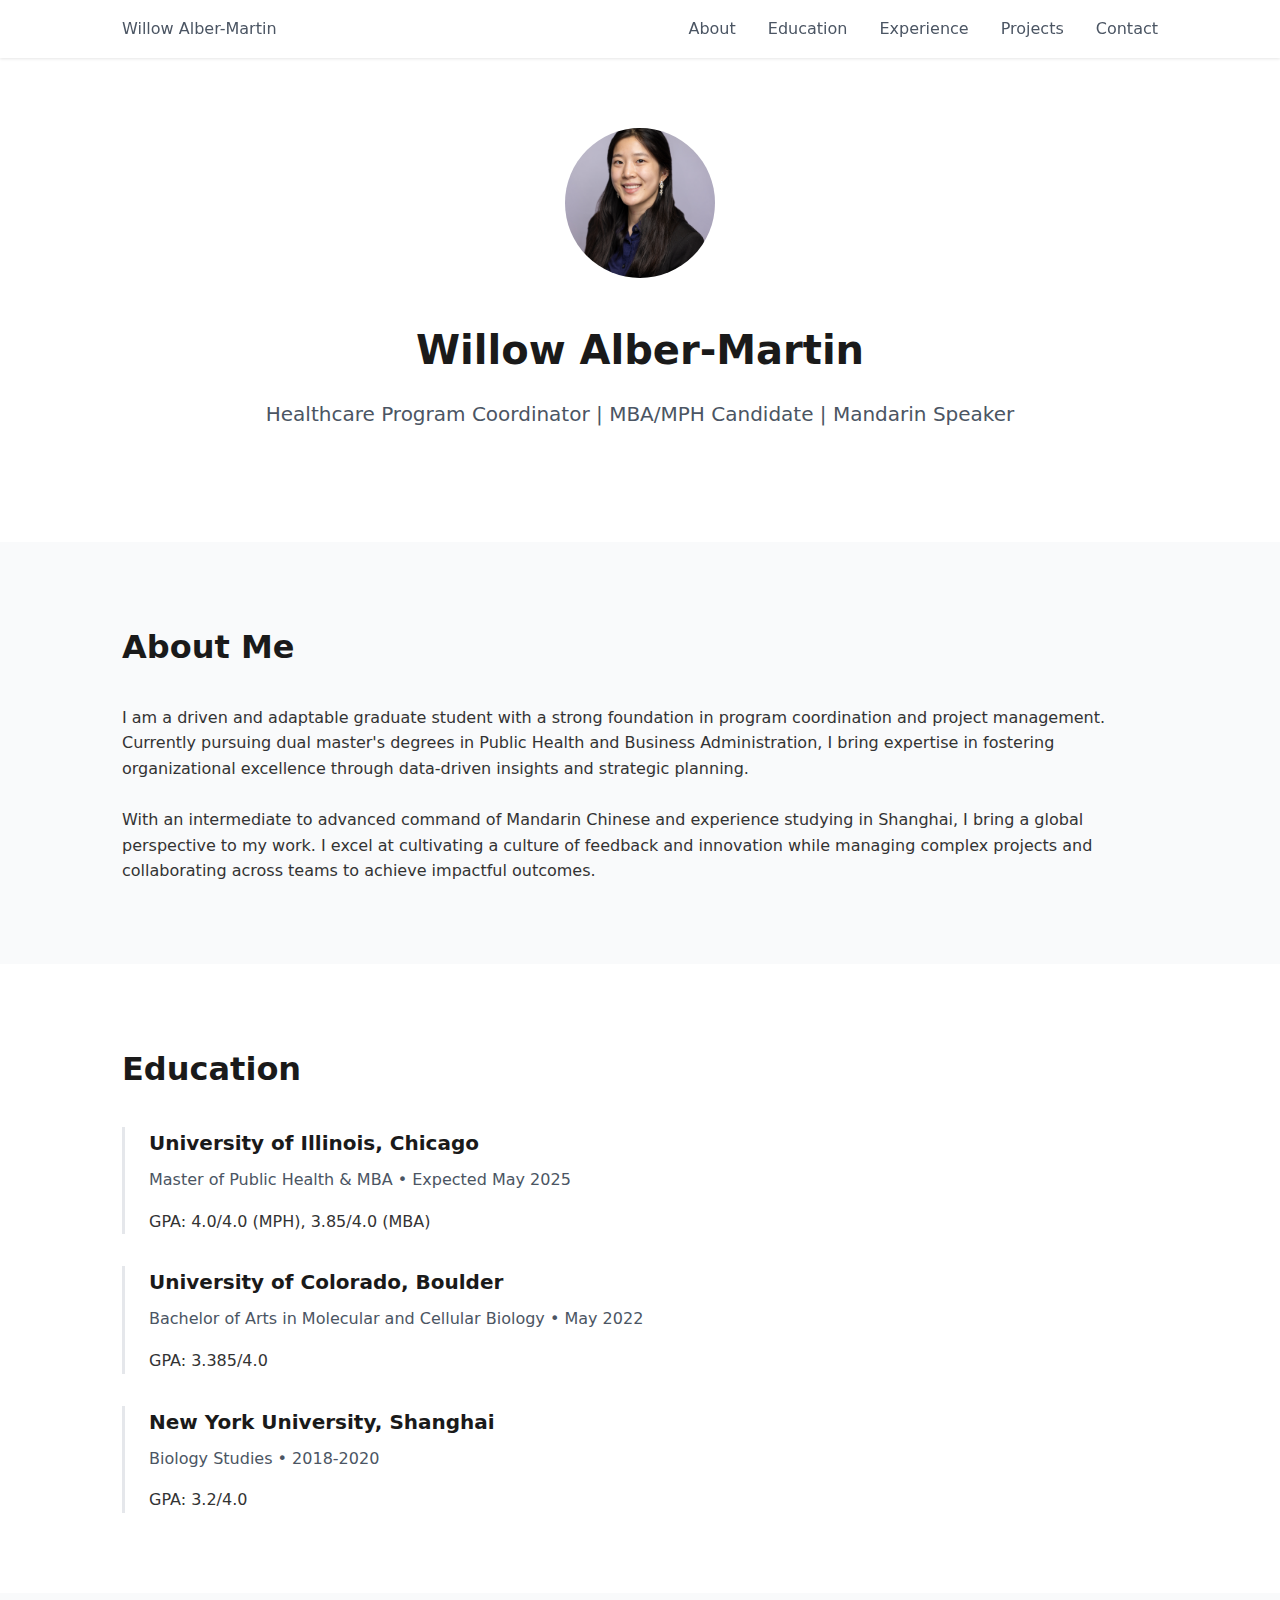
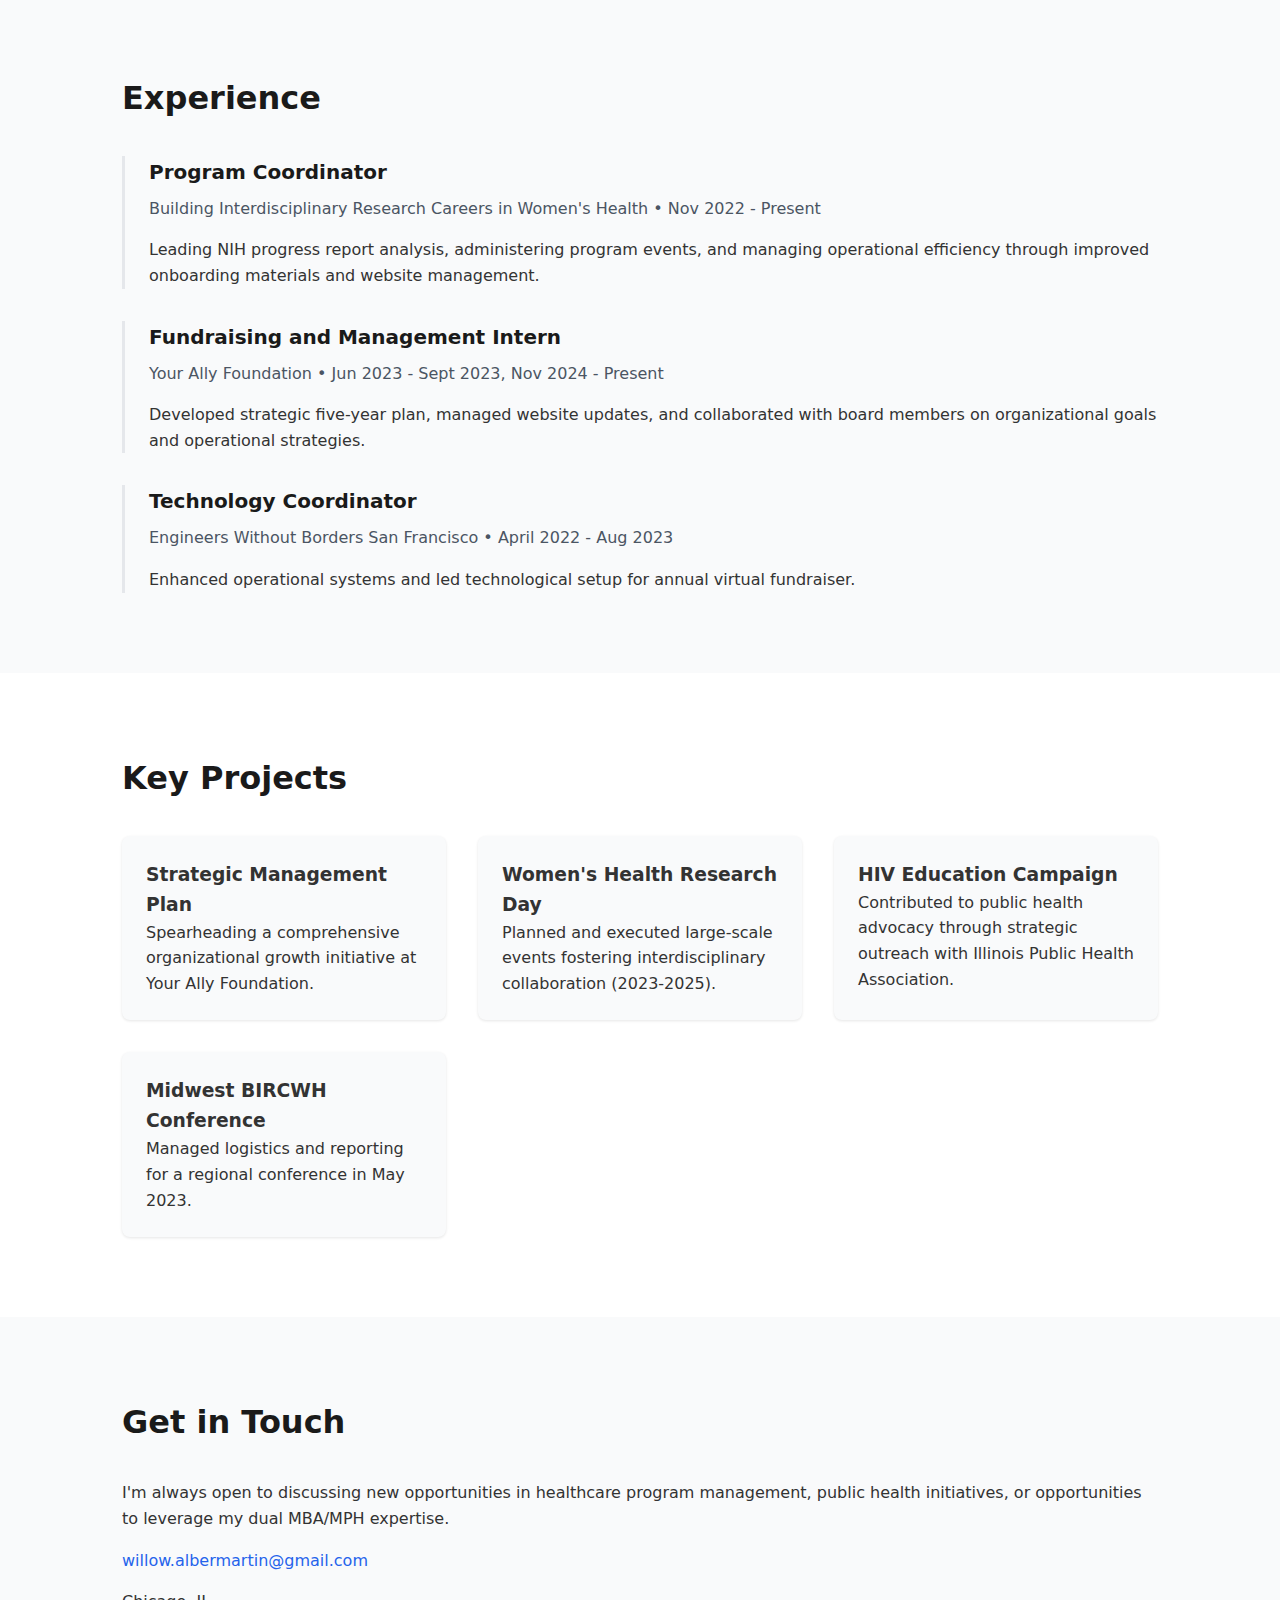
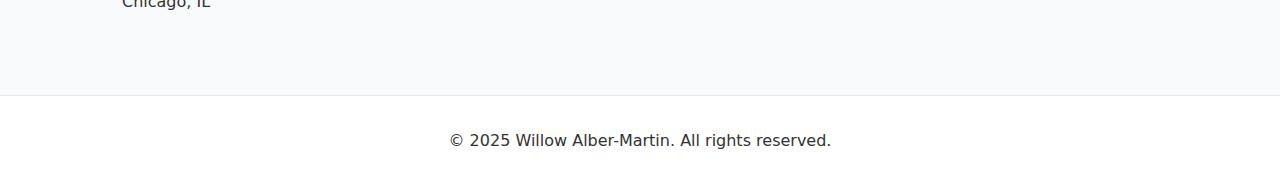
<file: index.html>
<!DOCTYPE html>
<html lang="en">
<head>
    <meta charset="UTF-8">
    <meta name="viewport" content="width=device-width, initial-scale=1.0">
    <title>Willow Alber-Martin - Personal Website</title>
    <style>
        /* Reset and base styles */
        * {
            margin: 0;
            padding: 0;
            box-sizing: border-box;
        }

        body {
            font-family: 'Segoe UI', system-ui, -apple-system, sans-serif;
            line-height: 1.6;
            color: #333;
            background-color: #f9fafb;
        }

        /* Navigation */
        nav {
            background-color: white;
            box-shadow: 0 1px 3px rgba(0,0,0,0.1);
            padding: 1rem 0;
            position: fixed;
            width: 100%;
            top: 0;
            z-index: 1000;
        }

        .nav-container {
            max-width: 1100px;
            margin: 0 auto;
            padding: 0 2rem;
            display: flex;
            justify-content: space-between;
            align-items: center;
        }

        .nav-links {
            display: flex;
            gap: 2rem;
        }

        nav a {
            text-decoration: none;
            color: #4b5563;
            font-weight: 500;
            transition: color 0.3s;
        }

        nav a:hover {
            color: #1a1a1a;
        }

        /* Container */
        .container {
            max-width: 1100px;
            margin: 0 auto;
            padding: 0 2rem;
        }

        /* Sections */
        section {
            padding: 5rem 0;
        }

        section:nth-child(even) {
            background-color: white;
        }

        /* Hero Section */
        .hero {
            text-align: center;
            padding-top: 8rem;
            background-color: white;
        }

        .profile-img {
            width: 150px;
            height: 150px;
            border-radius: 50%;
            margin-bottom: 2rem;
            object-fit: cover;
        }

        .hero h1 {
            font-size: 2.5rem;
            color: #1a1a1a;
            margin-bottom: 1rem;
        }

        .hero p {
            font-size: 1.25rem;
            color: #4b5563;
            margin-bottom: 2rem;
        }

        /* Section Headers */
        .section-header {
            font-size: 2rem;
            color: #1a1a1a;
            margin-bottom: 2rem;
        }

        /* Experience Cards */
        .experience-grid, .education-grid {
            display: grid;
            gap: 2rem;
        }

        .card {
            border-left: 3px solid #e5e7eb;
            padding-left: 1.5rem;
        }

        .card h3 {
            font-size: 1.25rem;
            color: #1a1a1a;
            margin-bottom: 0.5rem;
        }

        .card .subtitle {
            color: #4b5563;
            margin-bottom: 1rem;
        }

        /* Projects Grid */
        .projects-grid {
            display: grid;
            grid-template-columns: repeat(auto-fit, minmax(250px, 1fr));
            gap: 2rem;
        }

        .project-card {
            background-color: #f9fafb;
            padding: 1.5rem;
            border-radius: 0.5rem;
            box-shadow: 0 1px 3px rgba(0,0,0,0.1);
        }

        /* Contact Section */
        .contact-info {
            display: flex;
            flex-direction: column;
            gap: 1rem;
        }

        .contact-info a {
            color: #2563eb;
            text-decoration: none;
        }

        .contact-info a:hover {
            text-decoration: underline;
        }

        /* Footer */
        footer {
            background-color: white;
            padding: 2rem 0;
            text-align: center;
            border-top: 1px solid #e5e7eb;
        }

        /* Media Queries */
        @media (max-width: 768px) {
            .nav-links {
                display: none;
            }

            .section-header {
                font-size: 1.75rem;
            }

            .hero h1 {
                font-size: 2rem;
            }

            .projects-grid {
                grid-template-columns: 1fr;
            }
        }
    </style>
</head>
<body>
    <nav>
        <div class="nav-container">
            <a href="#" class="logo">Willow Alber-Martin</a>
            <div class="nav-links">
                <a href="#about">About</a>
                <a href="#education">Education</a>
                <a href="#experience">Experience</a>
                <a href="#projects">Projects</a>
                <a href="#contact">Contact</a>
            </div>
        </div>
    </nav>

    <section class="hero">
        <div class="container">
            <img src="images/headshotmba.jpg" alt="Willow Alber-Martin" class="profile-img">
            <h1>Willow Alber-Martin</h1>
            <p>Healthcare Program Coordinator | MBA/MPH Candidate | Mandarin Speaker</p>
        </div>
    </section>

    <section id="about">
        <div class="container">
            <h2 class="section-header">About Me</h2>
            <p>I am a driven and adaptable graduate student with a strong foundation in program coordination 
            and project management. Currently pursuing dual master's degrees in Public Health and Business 
            Administration, I bring expertise in fostering organizational excellence through data-driven 
            insights and strategic planning.</p>
            <br>
            <p>With an intermediate to advanced command of Mandarin Chinese and experience studying in Shanghai, 
            I bring a global perspective to my work. I excel at cultivating a culture of feedback and 
            innovation while managing complex projects and collaborating across teams to achieve impactful outcomes.</p>
        </div>
    </section>

    <section id="education">
        <div class="container">
            <h2 class="section-header">Education</h2>
            <div class="education-grid">
                <div class="card">
                    <h3>University of Illinois, Chicago</h3>
                    <p class="subtitle">Master of Public Health & MBA • Expected May 2025</p>
                    <p>GPA: 4.0/4.0 (MPH), 3.85/4.0 (MBA)</p>
                </div>
                <div class="card">
                    <h3>University of Colorado, Boulder</h3>
                    <p class="subtitle">Bachelor of Arts in Molecular and Cellular Biology • May 2022</p>
                    <p>GPA: 3.385/4.0</p>
                </div>
                <div class="card">
                    <h3>New York University, Shanghai</h3>
                    <p class="subtitle">Biology Studies • 2018-2020</p>
                    <p>GPA: 3.2/4.0</p>
                </div>
            </div>
        </div>
    </section>

    <section id="experience">
        <div class="container">
            <h2 class="section-header">Experience</h2>
            <div class="experience-grid">
                <div class="card">
                    <h3>Program Coordinator</h3>
                    <p class="subtitle">Building Interdisciplinary Research Careers in Women's Health • Nov 2022 - Present</p>
                    <p>Leading NIH progress report analysis, administering program events, and managing operational 
                    efficiency through improved onboarding materials and website management.</p>
                </div>
                <div class="card">
                    <h3>Fundraising and Management Intern</h3>
                    <p class="subtitle">Your Ally Foundation • Jun 2023 - Sept 2023, Nov 2024 - Present</p>
                    <p>Developed strategic five-year plan, managed website updates, and collaborated with board 
                    members on organizational goals and operational strategies.</p>
                </div>
                <div class="card">
                    <h3>Technology Coordinator</h3>
                    <p class="subtitle">Engineers Without Borders San Francisco • April 2022 - Aug 2023</p>
                    <p>Enhanced operational systems and led technological setup for annual virtual fundraiser.</p>
                </div>
            </div>
        </div>
    </section>

    <section id="projects">
        <div class="container">
            <h2 class="section-header">Key Projects</h2>
            <div class="projects-grid">
                <div class="project-card">
                    <h3>Strategic Management Plan</h3>
                    <p>Spearheading a comprehensive organizational growth initiative at Your Ally Foundation.</p>
                </div>
                <div class="project-card">
                    <h3>Women's Health Research Day</h3>
                    <p>Planned and executed large-scale events fostering interdisciplinary collaboration (2023-2025).</p>
                </div>
                <div class="project-card">
                    <h3>HIV Education Campaign</h3>
                    <p>Contributed to public health advocacy through strategic outreach with Illinois Public Health Association.</p>
                </div>
                <div class="project-card">
                    <h3>Midwest BIRCWH Conference</h3>
                    <p>Managed logistics and reporting for a regional conference in May 2023.</p>
                </div>
            </div>
        </div>
    </section>

    <section id="contact">
        <div class="container">
            <h2 class="section-header">Get in Touch</h2>
            <div class="contact-info">
                <p>I'm always open to discussing new opportunities in healthcare program management, 
                public health initiatives, or opportunities to leverage my dual MBA/MPH expertise.</p>
                <a href="mailto:willow.albermartin@gmail.com">willow.albermartin@gmail.com</a>
                <p>Chicago, IL </p>
            </div>
        </div>
    </section>

    <footer>
        <div class="container">
            <p>© 2025 Willow Alber-Martin. All rights reserved.</p>
        </div>
    </footer>
</body>
</html>
</file>
